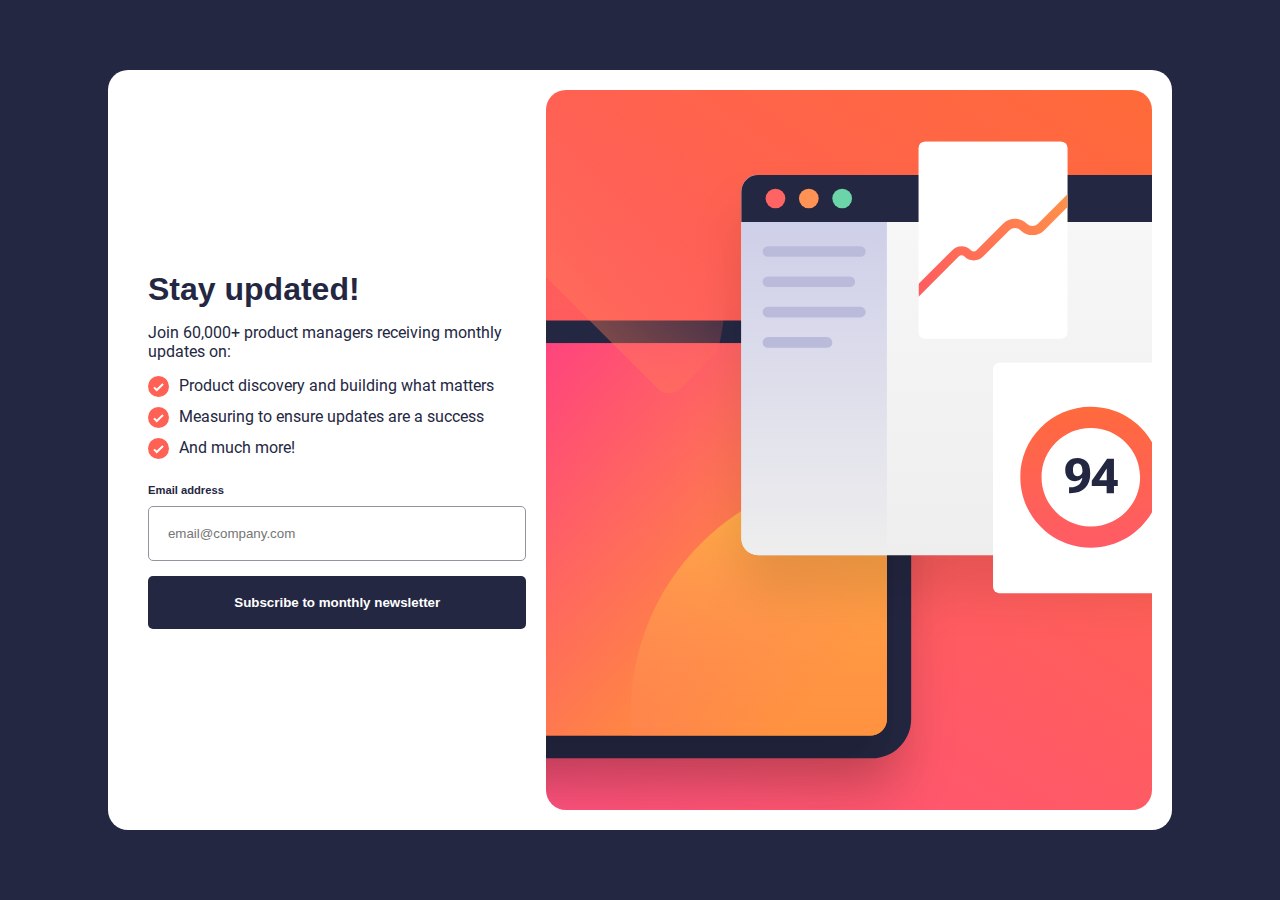
<file: index.html>
<!DOCTYPE html>
<html lang="en">
<head>
    <meta charset="UTF-8">
    <meta name="viewport" content="width=device-width, initial-scale=1.0">
    <link rel="icon" type="image/png" sizes="32x32" href="./assets/images/favicon-32x32.png">
    <link rel="stylesheet" href="./resources/newsletter.css">
    <title>Frontend Mentor | Newsletter sign-up form with success message</title>
</head>
<body>
    <div class="card">
        <div class="leftCard">
            <h1>Stay updated!</h1>
            <p>Join 60,000+ product managers receiving monthly updates on:</p>
            <div class="rows">
                <img src="./assets/images/icon-list.svg" alt="checkmark" class="checkmark">
                <p>Product discovery and building what matters</p>
                <img src="./assets/images/icon-list.svg" alt="checkmark" class="checkmark">
                <p>Measuring to ensure updates are a success</p>
                <img src="./assets/images/icon-list.svg" alt="checkmark" class="checkmark">
                <p>And much more!</p>
            </div>

            <div class="labels">
                <label for="email-address">Email address</label>
                <label for="email-address" id="errorMsg">Valid email required</label>
            </div>
            <input type="email" name="email-address" id="emailAd" placeholder="email@company.com">

            <button id="submit" type="submit">Subscribe to monthly newsletter</button>
        </div>

        <div class="signUpDesc"></div>
   </div>

   <div class="successCard">
        <img src="./assets/images/icon-success.svg" alt="success">
        <h1>Thanks for subscribing!</h1>
        <p> A confirmation email has been sent to <b>ash@loremcompany.com.</b> 
            Please open it and click the button inside to confirm your subscription.
        </p>
        <button>Dismiss message</button>
   </div>

   <div class="attribution">
        Challenge by <a href="https://www.frontendmentor.io?ref=challenge" target="_blank">Frontend Mentor</a>. 
        Coded by <a href="#">Kamsi</a>.
    </div>
   <script src="./resources/newsletter.js"></script>
</body>
</html>
</file>
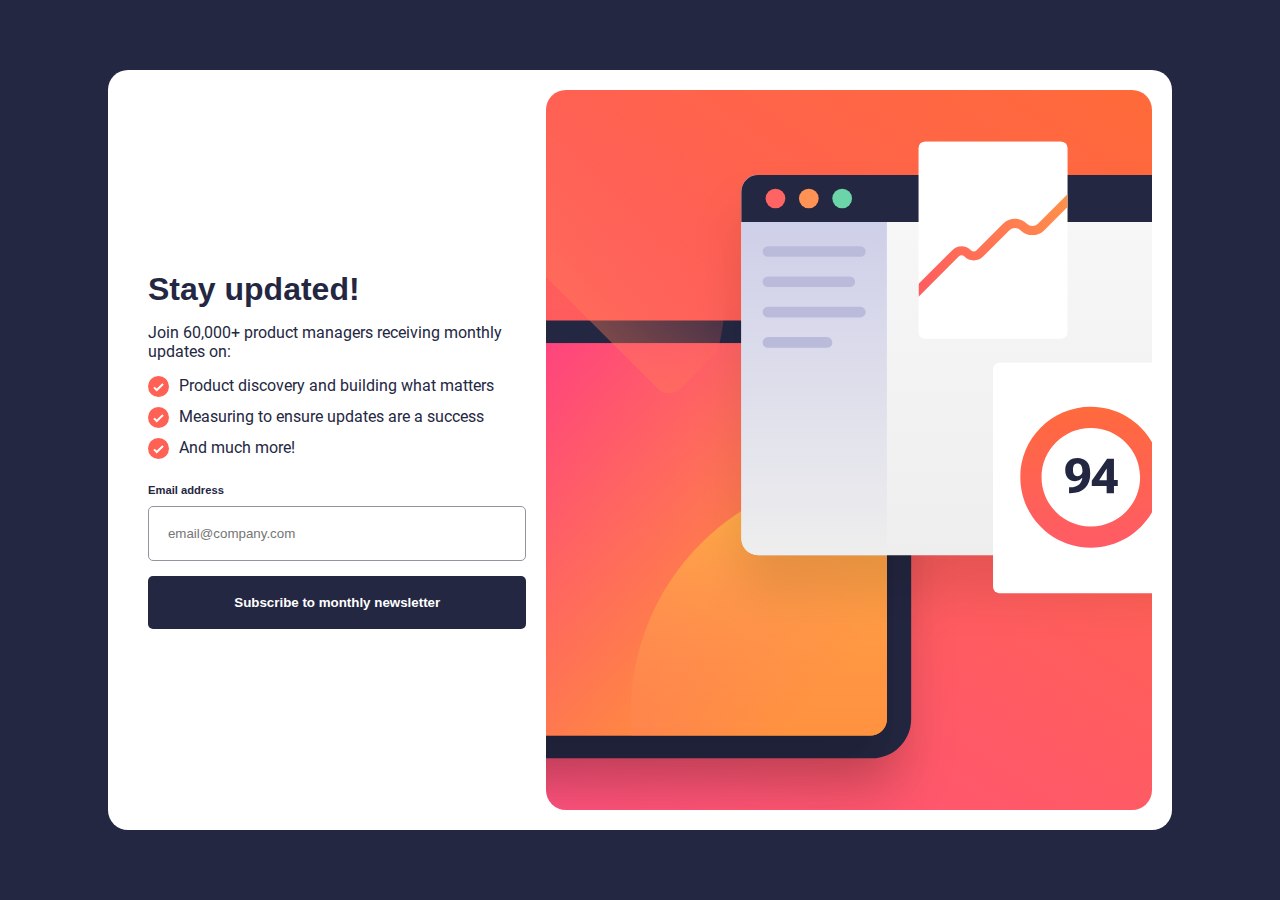
<file: newsletter.html>
<!DOCTYPE html>
<html lang="en">
<head>
    <meta charset="UTF-8">
    <meta name="viewport" content="width=device-width, initial-scale=1.0">
    <link rel="icon" type="image/png" sizes="32x32" href="/assets/images/favicon-32x32.png">
    <link rel="stylesheet" href="/resources/newsletter.css">
    <title>Frontend Mentor | Newsletter sign-up form with success message</title>
</head>
<body>
    <div class="card">
        <div class="leftCard">
            <h1>Stay updated!</h1>
            <p>Join 60,000+ product managers receiving monthly updates on:</p>
            <div class="rows">
                <img src="/assets/images/icon-list.svg" alt="checkmark" class="checkmark">
                <p>Product discovery and building what matters</p>
                <img src="/assets/images/icon-list.svg" alt="checkmark" class="checkmark">
                <p>Measuring to ensure updates are a success</p>
                <img src="/assets/images/icon-list.svg" alt="checkmark" class="checkmark">
                <p>And much more!</p>
            </div>

            <div class="labels">
                <label for="email-address">Email address</label>
                <label for="email-address" id="errorMsg">Valid email required</label>
            </div>
            <input type="email" name="email-address" id="emailAd" placeholder="email@company.com">

            <button id="submit" type="submit">Subscribe to monthly newsletter</button>
        </div>

        <div class="signUpDesc"></div>
   </div>

   <div class="successCard">
        <img src="/assets/images/icon-success.svg" alt="success">
        <h1>Thanks for subscribing!</h1>
        <p> A confirmation email has been sent to <b>ash@loremcompany.com.</b> 
            Please open it and click the button inside to confirm your subscription.
        </p>
        <button>Dismiss message</button>
   </div>

   <div class="attribution">
        Challenge by <a href="https://www.frontendmentor.io?ref=challenge" target="_blank">Frontend Mentor</a>. 
        Coded by <a href="#">Kamsi</a>.
    </div>
   <script src="/resources/newsletter.js"></script>
</body>
</html>
</file>
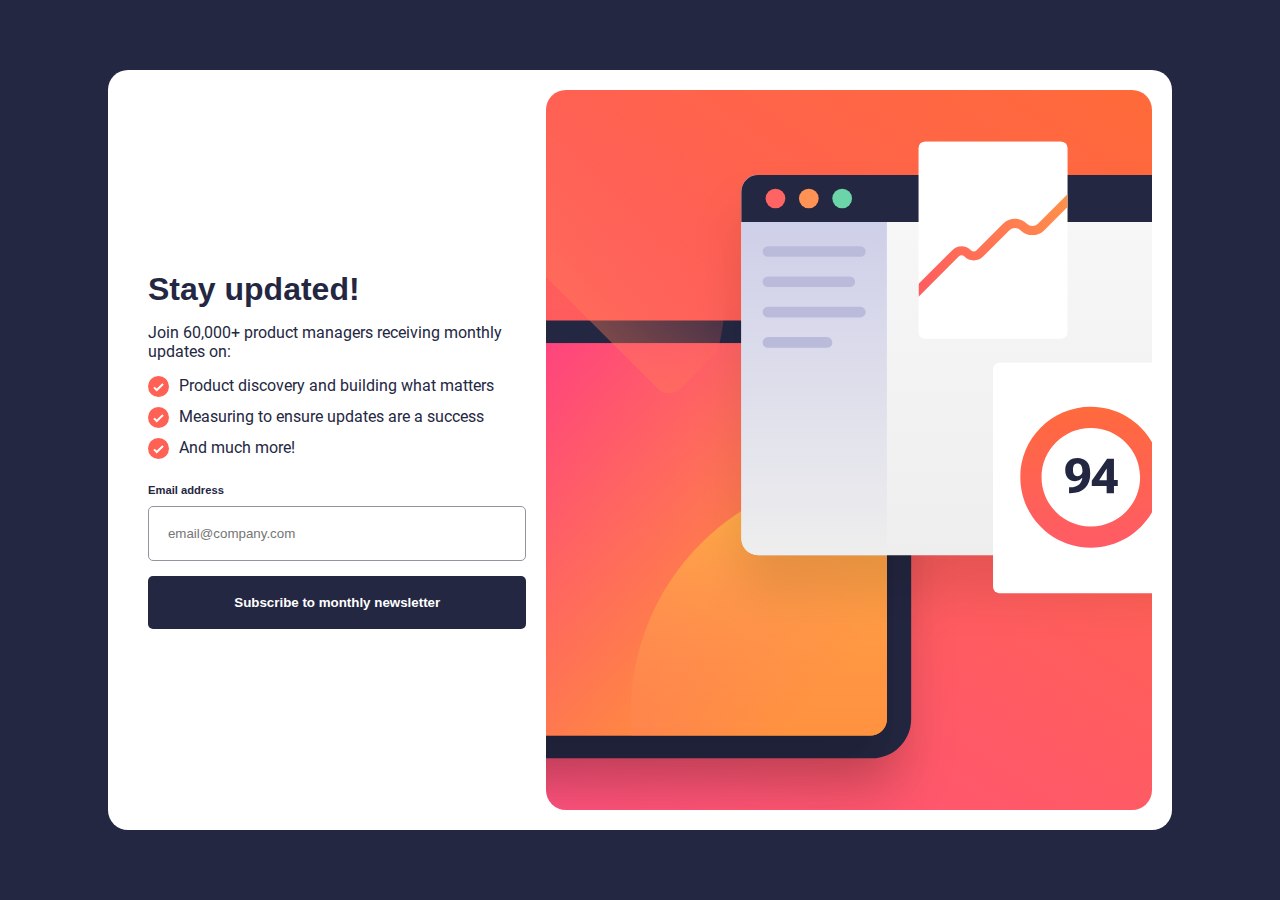
<file: resources/newsletter.html>
<!DOCTYPE html>
<html lang="en">
<head>
    <meta charset="UTF-8">
    <meta name="viewport" content="width=device-width, initial-scale=1.0">
    <link rel="icon" type="image/png" sizes="32x32" href="./assets/images/favicon-32x32.png">
    <link rel="stylesheet" href="../resources/newsletter.css">
    <title>Frontend Mentor | Newsletter sign-up form with success message</title>
    
</head>
<body>
    <div class="card">
        <div class="leftCard">
            <h1>Stay updated!</h1>
            <p>Join 60,000+ product managers receiving monthly updates on:</p>
            <div class="rows">
                <img src="../assets/images/icon-list.svg" alt="checkmark" class="checkmark">
                <p>Product discovery and building what matters</p>
                <img src="../assets/images/icon-list.svg" alt="checkmark" class="checkmark">
                <p>Measuring to ensure updates are a success</p>
                <img src="../assets/images/icon-list.svg" alt="checkmark" class="checkmark">
                <p>And much more!</p>
            </div>

            <div class="labels">
                <label for="email-address">Email address</label>
                <label for="email-address" id="errorMsg">Valid email required</label>
            </div>
            <input type="email" name="email-address" id="emailAd" placeholder="email@company.com">

            <button id="submit" type="submit">Subscribe to monthly newsletter</button>
        </div>

        <div class="signUpDesc"></div>
   </div>

   <div class="successCard">
        <img src="../assets/images/icon-success.svg" alt="success">
        <h1>Thanks for subscribing!</h1>
        <p> A confirmation email has been sent to <b>ash@loremcompany.com.</b> 
            Please open it and click the button inside to confirm your subscription.
        </p>
        <button>Dismiss message</button>
   </div>

   <div class="attribution">
        Challenge by <a href="https://www.frontendmentor.io?ref=challenge" target="_blank">Frontend Mentor</a>. 
        Coded by <a href="#">Kamsi</a>.
    </div>
   <script src="../resources/newsletter.js"></script>
</body>
</html>
</file>
<file: resources/newsletter.css>
* {
  margin: 0;
  padding: 0;
}

body {
    background-color: hsl(234, 29%, 20%);
}

@font-face {
    font-family: 'Roboto-Bold'; 
    src: url('../assets/fonts/Roboto-Bold.ttf') format('truetype');
    font-family: 'Roboto-Regular'; 
    src: url('../assets/fonts/Roboto-Regular.ttf') format('truetype'); 
}  

.card {
    background-color: white;
    width: 80%;
    height: 80%;
    position: absolute;
    top: 50%;
    left: 50%;
    transform: translate(-50%, -50%);
    padding: 20px;
    display: flex;
    flex-direction: row;
    border-radius: 20px;
    visibility: visible;
}

.leftCard {
    padding: 20px;
    width: 50vw;
    display: flex;
    flex-direction: column;
    justify-content: center;
    gap: 15px;
}

h1,
p { 
    color: hsl(234, 29%, 20%);
}

h1 {
    font-family: 'Roboto-Bold', sans-serif;
    font-weight: 700;
}

p {
    font-family: 'Roboto-Regular', sans-serif;
    font-weight: 400;
}

.rows {
    display: grid;
    grid-template-columns: auto 1fr;
    gap: 10px;
}

.labels {
    display: flex;
    flex-direction: row;
    margin-top: 10px;
    margin-bottom: -5px;
}

#errorMsg {
    margin-left: auto;
    color: hsl(4, 100%, 67%);
    visibility: hidden;
}

label {
    font-family: 'Roboto-Bold', sans-serif;
    font-weight: 700;
    font-size: 70%;
    color: hsl(234, 29%, 20%);
}

#emailAd {
    border: 1px solid hsl(231, 7%, 60%);
    border-radius: 5px;
    padding: 5%;
    cursor: pointer;
}

#emailAd.active {
    border: 1px solid hsl(4, 100%, 67%);
    color: hsl(4, 100%, 67%);
    background-color: hsla(4, 100%, 67%, 0.144);
    border-radius: 5px;
    padding: 5%;
}

button {
    background-color: hsl(234, 29%, 20%);
    border: none;
    color: hsl(0, 0%, 100%);
    border-radius: 5px;
    padding: 5%;
    font-weight: 700;
    cursor: pointer;
}

button:hover {
    background: linear-gradient(90deg,hsl(335, 100%, 67%) 10%, hsl(4, 100%, 67%) 50%,  hsl(14, 100%, 67%) 90%);
}

.signUpDesc {
    background: url('../assets/images/illustration-sign-up-desktop.svg');
    background-repeat: no-repeat;
    background-size: cover;
    background-position: center;
    height: 100%;
    width: 100%;
    border-radius: 20px;
}

.successCard {
    width: 300px;
    height: 300px;
    position: absolute;
    top: 50%;
    left: 50%;
    transform: translate(-50%, -50%);
    background-color: white;
    border-radius: 20px;
    padding: 20px;
    display: flex;
    flex-direction: column;
    gap: 20px;
    visibility: hidden;
}

.successCard img {
    width: 50px;
}

.successCard p {
    font-size: 14px;
}

.attribution {
    visibility: hidden;
}

@media screen and (max-width: 375px) {
    body {
        background-color: white;
    }

    .card {
        width: 100%;
        height: 100%;
        border-radius: 0;
        flex-direction: column-reverse;
        padding: 0;
    }

    .signUpDesc {
        background: url('../assets/images/illustration-sign-up-mobile.svg');
        border-radius: 0 0 20px 20px;
        height: 35%;
        width: 100%;
    }

   .leftCard {
        height: 65%;
        padding: 15% 10%;
        display: flex;
        gap: 20px;
        width: 80%;
    }

    .successCard {
        width: 80%;
        padding: 40% 10%;
        height: 50%;
        border-radius: 0;
    }
}
</file>
